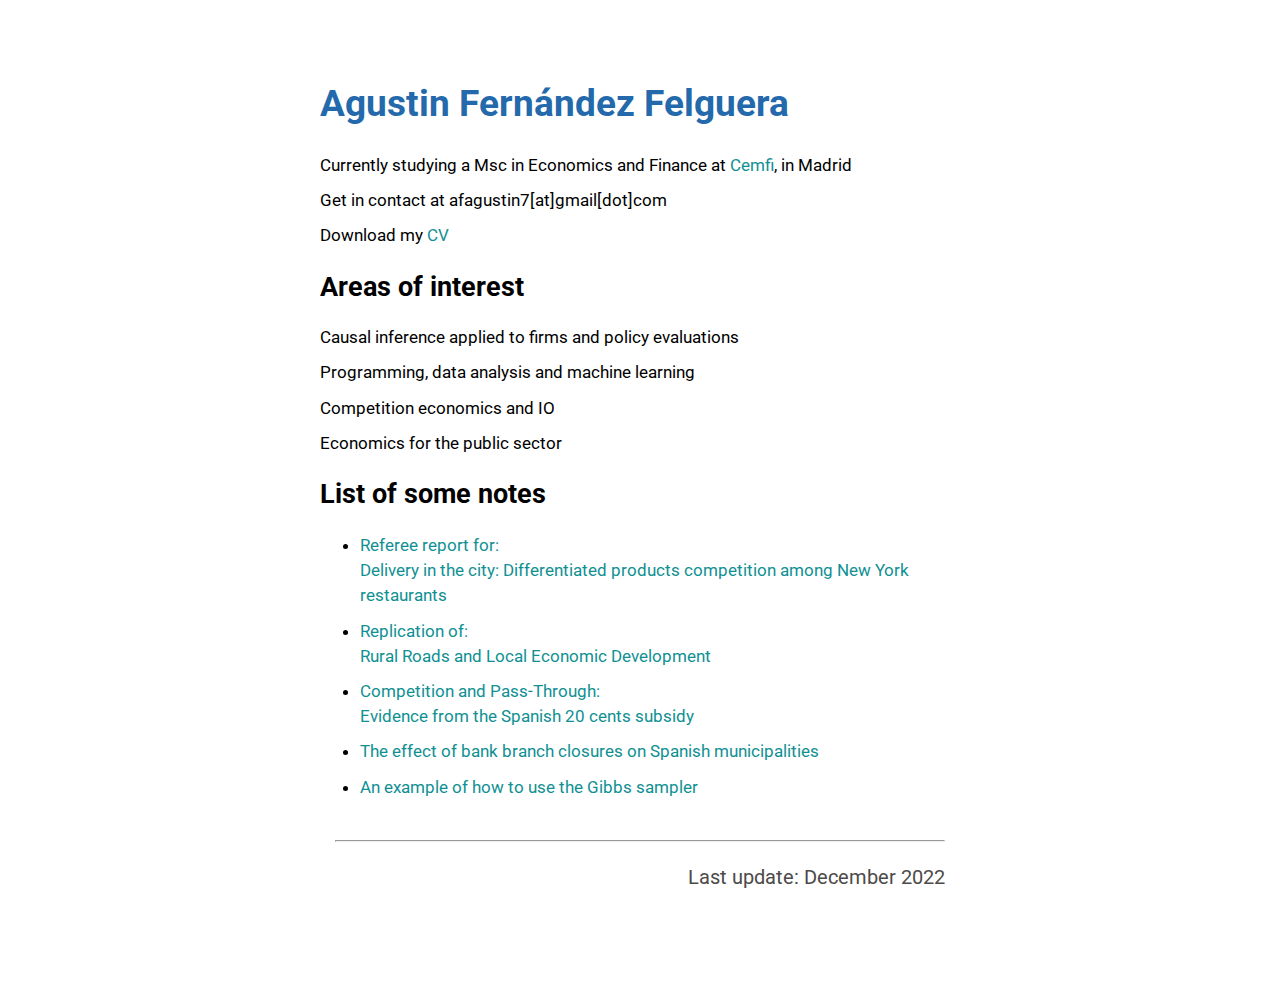
<file: index.html>
<!DOCTYPE html>
<html lang="en-US">
  <head>
    <meta charset="utf-8" > 
    <meta name="author" content="Agustin Fernández Felguera">
    <meta name="description" content="Welcome to my webpage! You will find my contact info and just some notes about economics and statistics!">

    <!-- indexing google --> 
    <meta name="google-site-verification" content="9I1V3xEXF-IxCOQ9SDz-GUDf6JyiaEtKRSbQLF00gkg" />

    <link rel="stylesheet" href="styles.css">

    <script src="https://ajax.googleapis.com/ajax/libs/jquery/3.6.0/jquery.min.js"></script>
    <script src="main.js"></script> 

    <link rel="preconnect" href="https://fonts.googleapis.com"><link rel="preconnect" href="https://fonts.gstatic.com" 
    crossorigin><link href="https://fonts.googleapis.com/css2?family=Roboto&display=swap" rel="stylesheet">

    <style> @import url('https://fonts.googleapis.com/css2?family=Roboto&display=swap'); </style>

    <title>Agustin Fernández Felguera</title>

    <!-- Last updated: 28 August 2021 --> 

  </head>

  <body>

    <!--
    <div id="circularcursor"></div>
    --> 

    <!--
    <img src="profile_picture.jpeg"  >
    <img src="pers_izq.jpeg"  id="hp"/>
    3072 × 4096
    -->

    <h1 class="big_title"> Agustin Fernández Felguera </h1>

    <!--
    <p>Currently studying a Msc in Economics and Finance at <a href="https://www.cemfi.es/studies/master/index.asp">Cemfi</a>, in Madrid</p>
    <p>Download my <a href="CV_Agustin_webpage.pdf">CV</a>  </p>
    <p>Get in contant at afagustin7@gmail.com</p>
    --> 
    
    <ol class="personal_info">
        <li>Currently studying a Msc in Economics and Finance at <a href="https://www.cemfi.es/studies/master/index.asp">Cemfi</a>, in Madrid</li>
         <!-- <li>Download my <a href="CV_Agustin_webpage.pdf">CV</a>  </li>     --> 
        <li>Get in contact at afagustin7[at]gmail[dot]com</li>
        <li>Download my <a href="CV_Agustin_webpage.pdf">CV</a>  </li>
    </ol>


    <h2>Areas of interest</h2>
    <ol>
        <li>Causal inference applied to firms and policy evaluations</li>
        <li>Programming, data analysis and machine learning</li>
        <li>Competition economics and IO</li>
        <li>Economics for the public sector</li>
    </ol>
  

    <h2>List of some notes</h2>
    <ul class="notes_list">
      <li><a href="urban_referee/urban_referee.html"> Referee report for: <br>
        Delivery in the city: Differentiated products competition among New York restaurants </a> </li>
      <li><a href="mm_term_paper/mm_paper.html">Replication of: <br>
        Rural Roads and Local Economic Development</a> </li>
      <li><a href="health_term_paper/health_paper.html">Competition and Pass-Through:<br>
        Evidence from the Spanish 20 cents subsidy</a> </li>
      <li><a href="labor_term_paper/labor_paper.html">The effect of bank branch closures on Spanish municipalities</a> </li>
      <li><a href="gibbs sampling/Example_gibbs.html">An example of how to use the Gibbs sampler</a> </li>
    <!--     <li><a href="hexagonal heatmap/hexagonal_heatmap_text.html">Hexagonal heatmap</a> </li>
        <li>Project 2</li>
        <li>Project 3</li>
    --> 
    </ul>


    <footer>
    <hr>
    <p class="final_p"> Last update: <time datetime="2022-12-27">December 2022</time> </p>
    </footer>

  </body>
</html>

    <!--
</file>
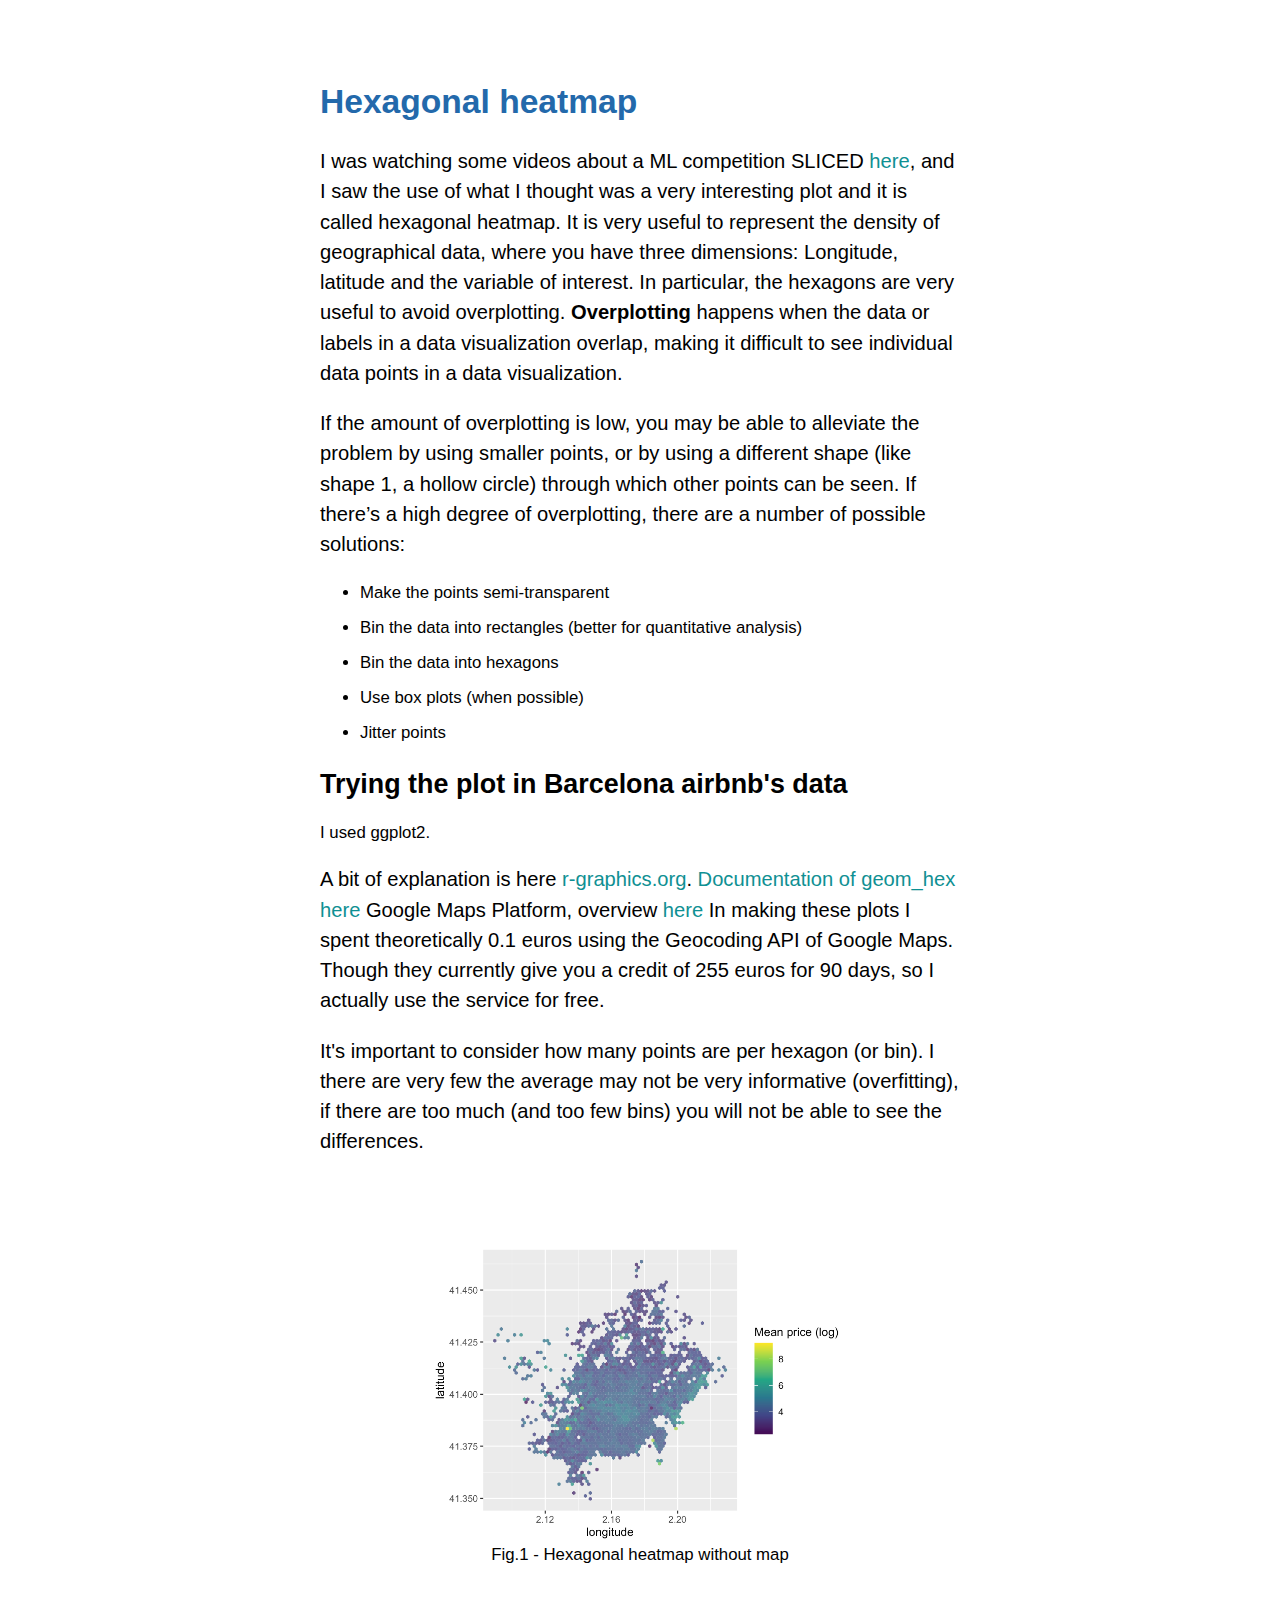
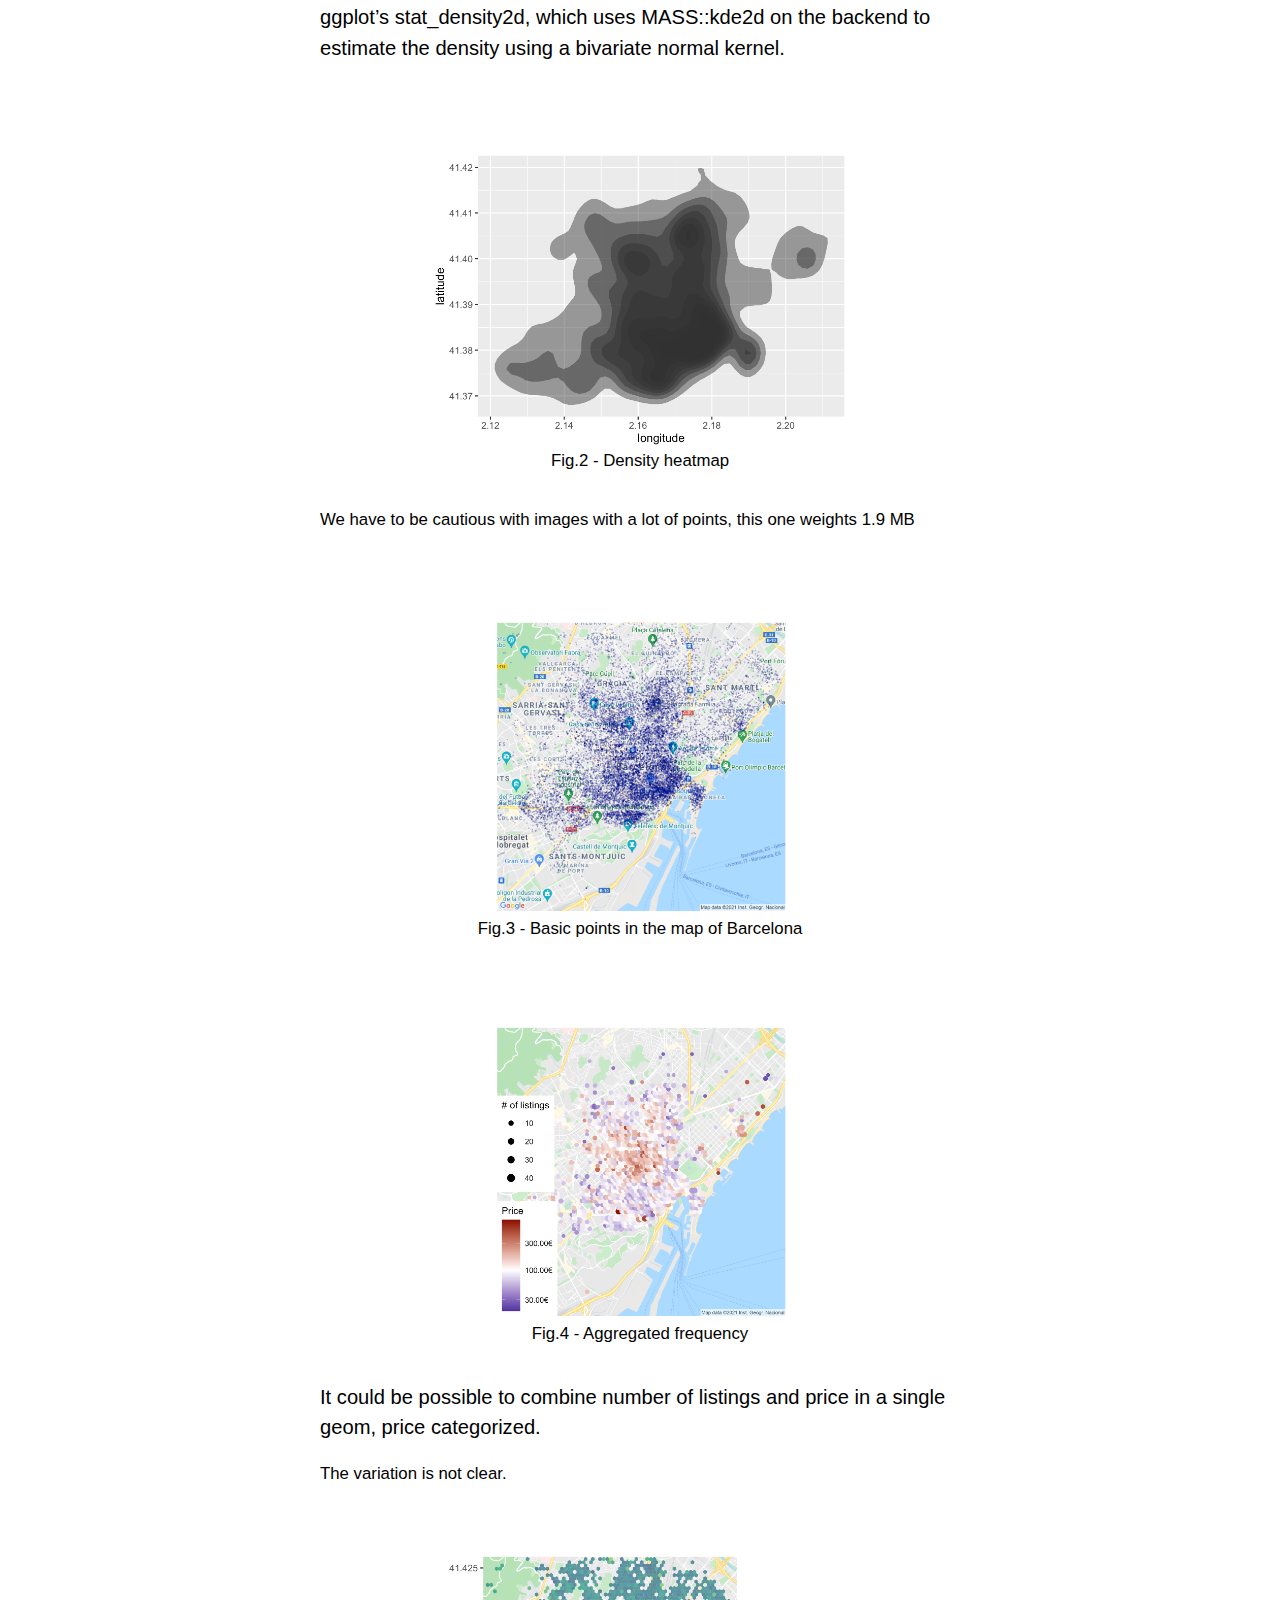
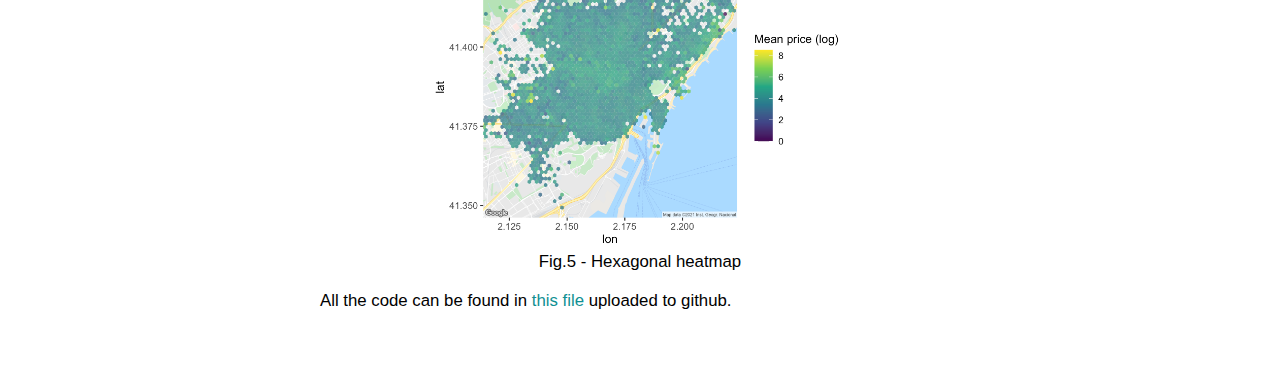
<file: hexagonal heatmap/hexagonal_heatmap_text.html>
<!DOCTYPE html>
<html lang="en-US">
  <head>
    <meta charset="utf-8" > 
    <meta name="author" content="Agustin Fernández Felguera">

    <link rel="stylesheet" href="../styles.css">

    <script src="https://ajax.googleapis.com/ajax/libs/jquery/3.6.0/jquery.min.js"></script>
    <script src="../main.js"></script> 

    <title>Hexagonal heatmap</title>

  </head>

<!-- Last updated: 3 September 2021 -->


  <body>
    <div id="circularcursor"></div>

    <h1>Hexagonal heatmap</h1>

<p>
I was watching some videos about a ML competition SLICED <a href="https://juliasilge.com/blog/nyc-airbnb/">here</a>, 
and I saw the use of what I thought was a very interesting plot and it is called hexagonal heatmap. It is very useful to represent the density of geographical data, where you have three dimensions: Longitude, latitude and the variable of interest.
In particular, the hexagons are very useful to avoid overplotting. 
<b> Overplotting </b> happens when the data or labels in a data visualization overlap, making it difficult to see individual data points in a data visualization.
</p>

<p>
If the amount of overplotting is low, you may be able to alleviate the problem by using smaller points, or by using a different shape (like shape 1, a hollow circle) 
through which other points can be seen.
If there’s a high degree of overplotting, there are a number of possible solutions:
</p>

<ul>
  <li>Make the points semi-transparent</li>
  <li>Bin the data into rectangles (better for quantitative analysis)</li>
  <li>Bin the data into hexagons</li>
  <li>Use box plots (when possible)</li>
  <li>Jitter points</li>
</ul>


<!-- 
Prices of 50,000 round cut diamonds, according to their carat (weight).  
<figure>
  <img class= "R_output" src="ejemplo_hex_diamonds.png">  
  <figcaption>Fig 0. Example hexagonal map</figcaption>
</figure>
-->

</p>
</p>


  <h2>Trying the plot in Barcelona airbnb's data</h2>

</p>
I used ggplot2.

</p>


<p>
A bit of explanation is here <a href="https://r-graphics.org/recipe-scatter-overplot">r-graphics.org</a>.

    <a href="https://ggplot2.tidyverse.org/reference/geom_hex.html">Documentation of geom_hex</a>
    <a href="http://varianceexplained.org/r/sliced-ml/?utm_source=pocket_mylist">here</a>

    Google Maps Platform, overview
    <a href="https://developers.google.com/maps/documentation/maps-static/overview">here</a>
    

    In making these plots I spent theoretically 0.1 euros using the Geocoding API of Google Maps. Though they currently give you a credit of 255 euros for 90 days, so I actually use the service for free. 

  </p>

<p>
It's important to consider how many points are per hexagon (or bin). I there are very few the average may not be very informative (overfitting), if there are too much (and too few bins) you will not be able to see the differences.
</p>


<figure>
  <img class= "R_output" src="hex_heatmap.png">  
  <figcaption>Fig.1 - Hexagonal heatmap without map</figcaption>
</figure>

<p>
ggplot’s stat_density2d, which uses MASS::kde2d on the backend to estimate the density using a bivariate normal kernel.
</p>

<figure>
  <img class= "R_output" src="density_heatmap.png">   
  <figcaption>Fig.2 - Density heatmap</figcaption>
</figure>

</p>
We have to be cautious with images with a lot of points, this one weights 1.9 MB 
<p>

<figure>
  <img class= "R_output" src="points_map.png">   
  <figcaption>Fig.3 - Basic points in the map of Barcelona</figcaption>
</figure>


<figure>
  <img class= "R_output" src="agg_freq_map.png"> 
  <figcaption>Fig.4 - Aggregated frequency</figcaption>
</figure>     

<p>
It could be possible to combine number of listings and price in a single geom, price categorized.
</p>


The variation is not clear. 

<figure>
  <img class= "R_output" src="agg_hex_map.png">  
  <figcaption>Fig.5 - Hexagonal heatmap</figcaption>
</figure>



All the code can be found in <a href="https://github.com/Romanici/personalweb/blob/main/hexagonal%20heatmap/main_hex_plot.R">this file</a> uploaded to github.


  </body>


</html>
</file>
<file: styles.css>
body {
  width: 50%;
  max-width: 1200px;
  min-width: 600px;
  margin: 0 auto;
  margin-top: 80px;
  margin-bottom:80px;
  /*
  font-family: "Palatino","Times New Roman", Times, serif;
  font-family: sans-serif;
  text-align: left;
  font-family: 'Courier Prime', monospace;
  */
  font-family: 'Roboto', sans-serif;
  font-size: 105%;
  line-height: 130%;
}

/*
header {
    padding: 15px;
}
*/

footer {
    padding: 15px;
    text-align: right;
    color: rgb(77, 74, 74);
}

p {
    /*
    font-weight:300;
    line-height: 25px;
    */
    font-size: 120%;
    line-height: 150%;
    /*font-family: "Times New Roman", Times, serif;*/
  }

  /*
.lastResult {
  color: white;
  padding: 3px;
}
*/

img {
    width: 60%;
    height: auto;
    padding-top: 50px;
  }

  /*
  #hp  {
    float: left;    
    margin: 0 15px 0 0;
    max-width: 30%;
    height: auto;
  }
  */

ol {
    list-style-type: none;
    padding-left: 0;
    line-height: 150%;
}

li {
    margin: 10px 0;
    line-height: 150%;
}


h1 {
  color: rgb(35, 105, 171);
  line-height: 130%;
}
h1.big_title {
  color: rgb(35, 105, 171);
  font-size: 220%;
}

h2 {
  color: black;
  font-size: 160%;
  line-height: 120%;
}

h3 {
    padding-top: 18px;
}


  .project_list {
    
    list-style-type: none;
    /*
    width: 15em;
    border: 1px solid #333;
    box-shadow: 8px 8px 5px #444;
    padding: 8px 12px;

    background-image: linear-gradient(180deg, #fff, #ddd 40%, #ccc);
    */
  }


a:link {
    /*color: rgb(212, 122, 137);*/
    color: rgb(15, 144, 147);
    text-decoration: none;
  }
  
a:visited {
    /*color: rgb(18, 182, 18);*/
    color: rgb(204, 107, 208);
    text-decoration: none;
  }

a:hover {
    background-color: #ee5146;
    color: white;
    text-decoration: none;
    display: inline-block;
}


.final_p {
    padding-top:"10px";
}



.highlight_p {
  color:rgb(15, 144, 147);
}




  /*
html {
    cursor: none;
  }

  #circularcursor {
    background-color: transparent;
    border:1px solid black;    
    height:15px;
    width:15px;
    border-radius:50%;
    -moz-border-radius:50%;
    -webkit-border-radius:50%;
    position: absolute;
    z-index: 1;
  }
*/


/* styles of the notes */

.R_output{
    width: 75%;
    height: auto;
    display: block;
    margin-left: auto;
    margin-right: auto;

}

figure {
  display: inline-block;
  text-align: center;
  /*
  border: 1px dotted gray;
  margin: 5px; /* adjust as needed */
}
figure img {
  vertical-align: top;
}
/*
figure figcaption {
  border: 1px dotted blue;
}
*/
</file>
